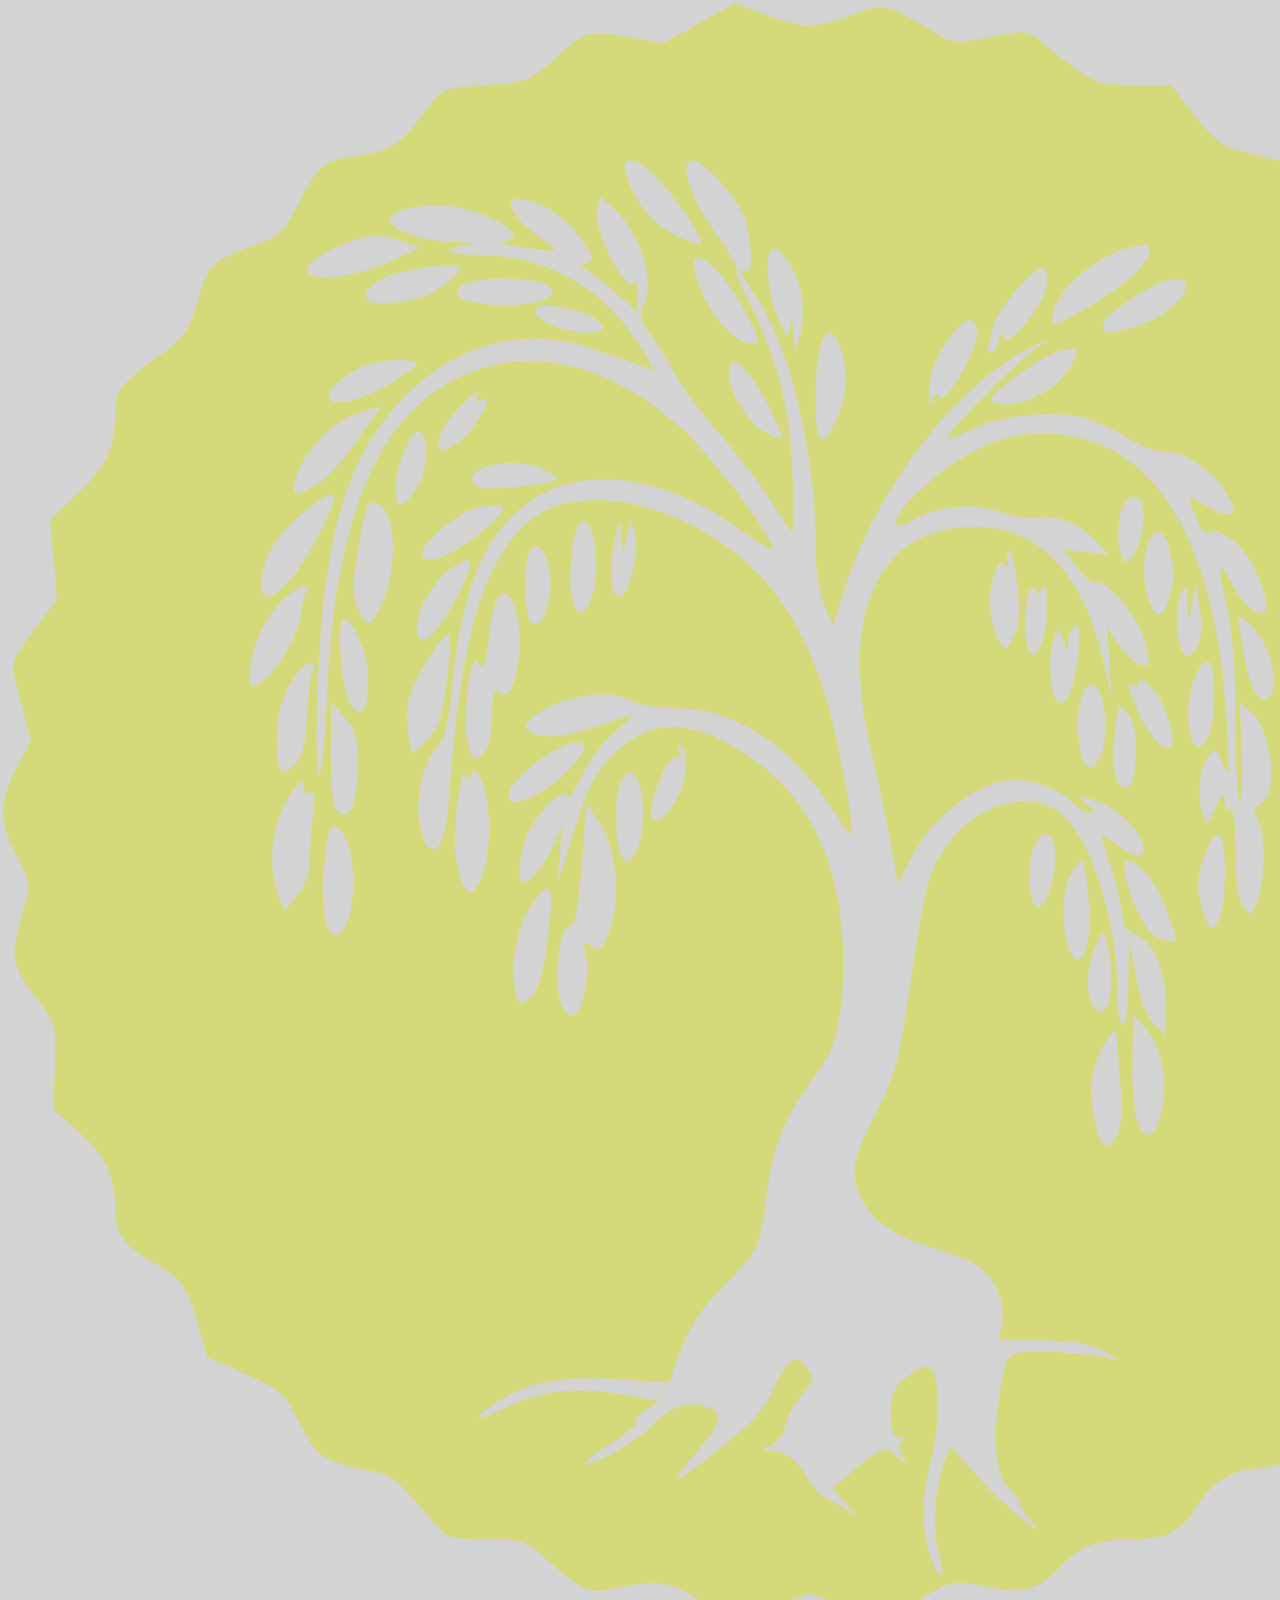
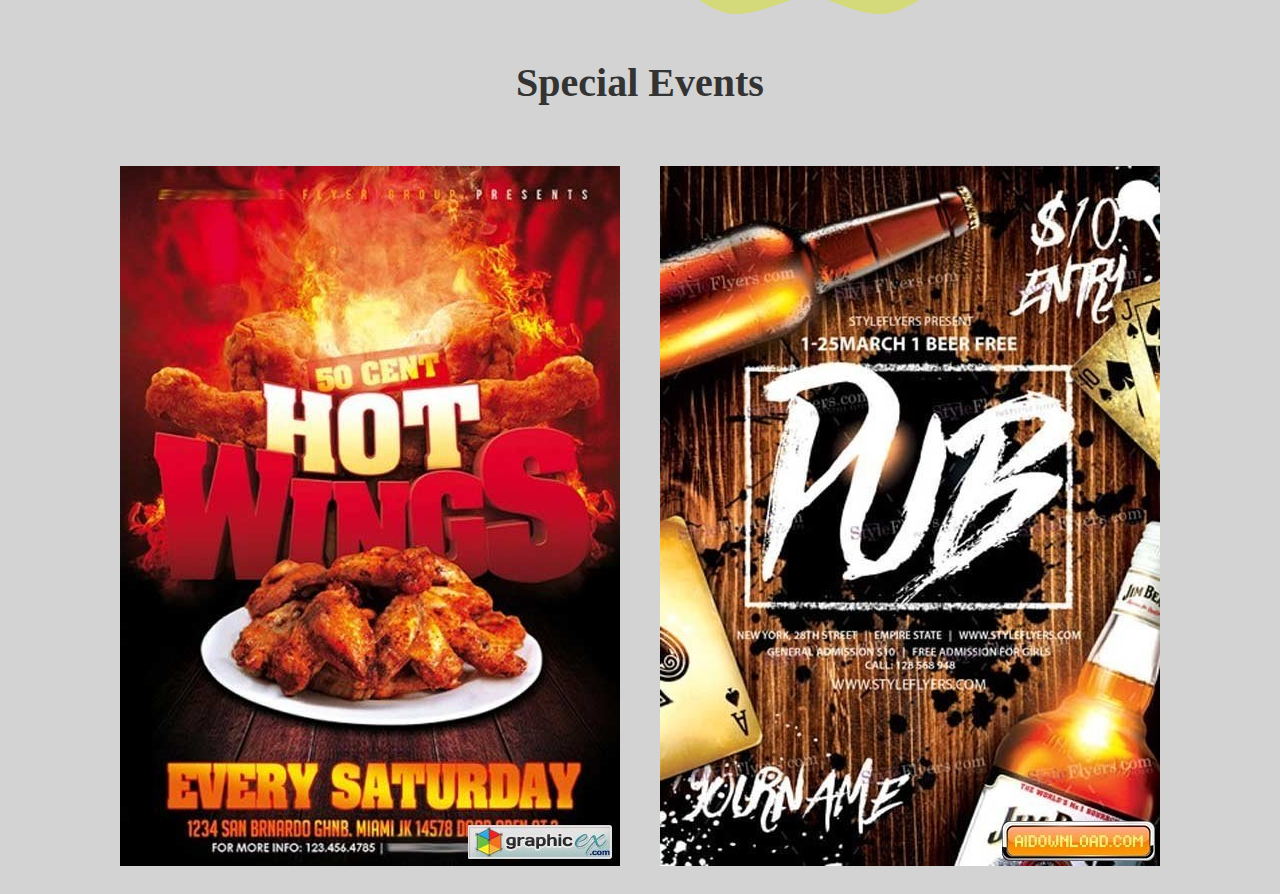
<file: Events/index.html>
<!DOCTYPE html>
<html lang="en">
	<head>
		<meta charset="UTF-8" />
		<meta name="viewport" content="width=device-width, initial-scale=1.0" />
		<meta http-equiv="X-UA-Compatible" content="ie=edge" />
		<link rel="stylesheet" href="./main.css" />
		<link rel="stylesheet" href="../Menu/menu.css" />

		<title>Special Events | Honey Willow Gastropub</title>
	</head>

	<body>
		<header>
			<div>
				<a href="../index.html"
					><img
						class="logo_img"
						src="../img/logo1.png"
						alt="Honey Willow LOGO"
						title="Back To Home"
				/></a>
			</div>
		</header>
		<h1 class="event-h1">Special Events</h1>
		<main class="event">
			<div><img src="../img/1459319758_IzCep9V-min.jpg" alt="flyer" /></div>
			<div><img src="../img/1489649762_WMxXRyw-min.jpg" alt="flyer" /></div>
		</main>
	</body>
</html>
</file>
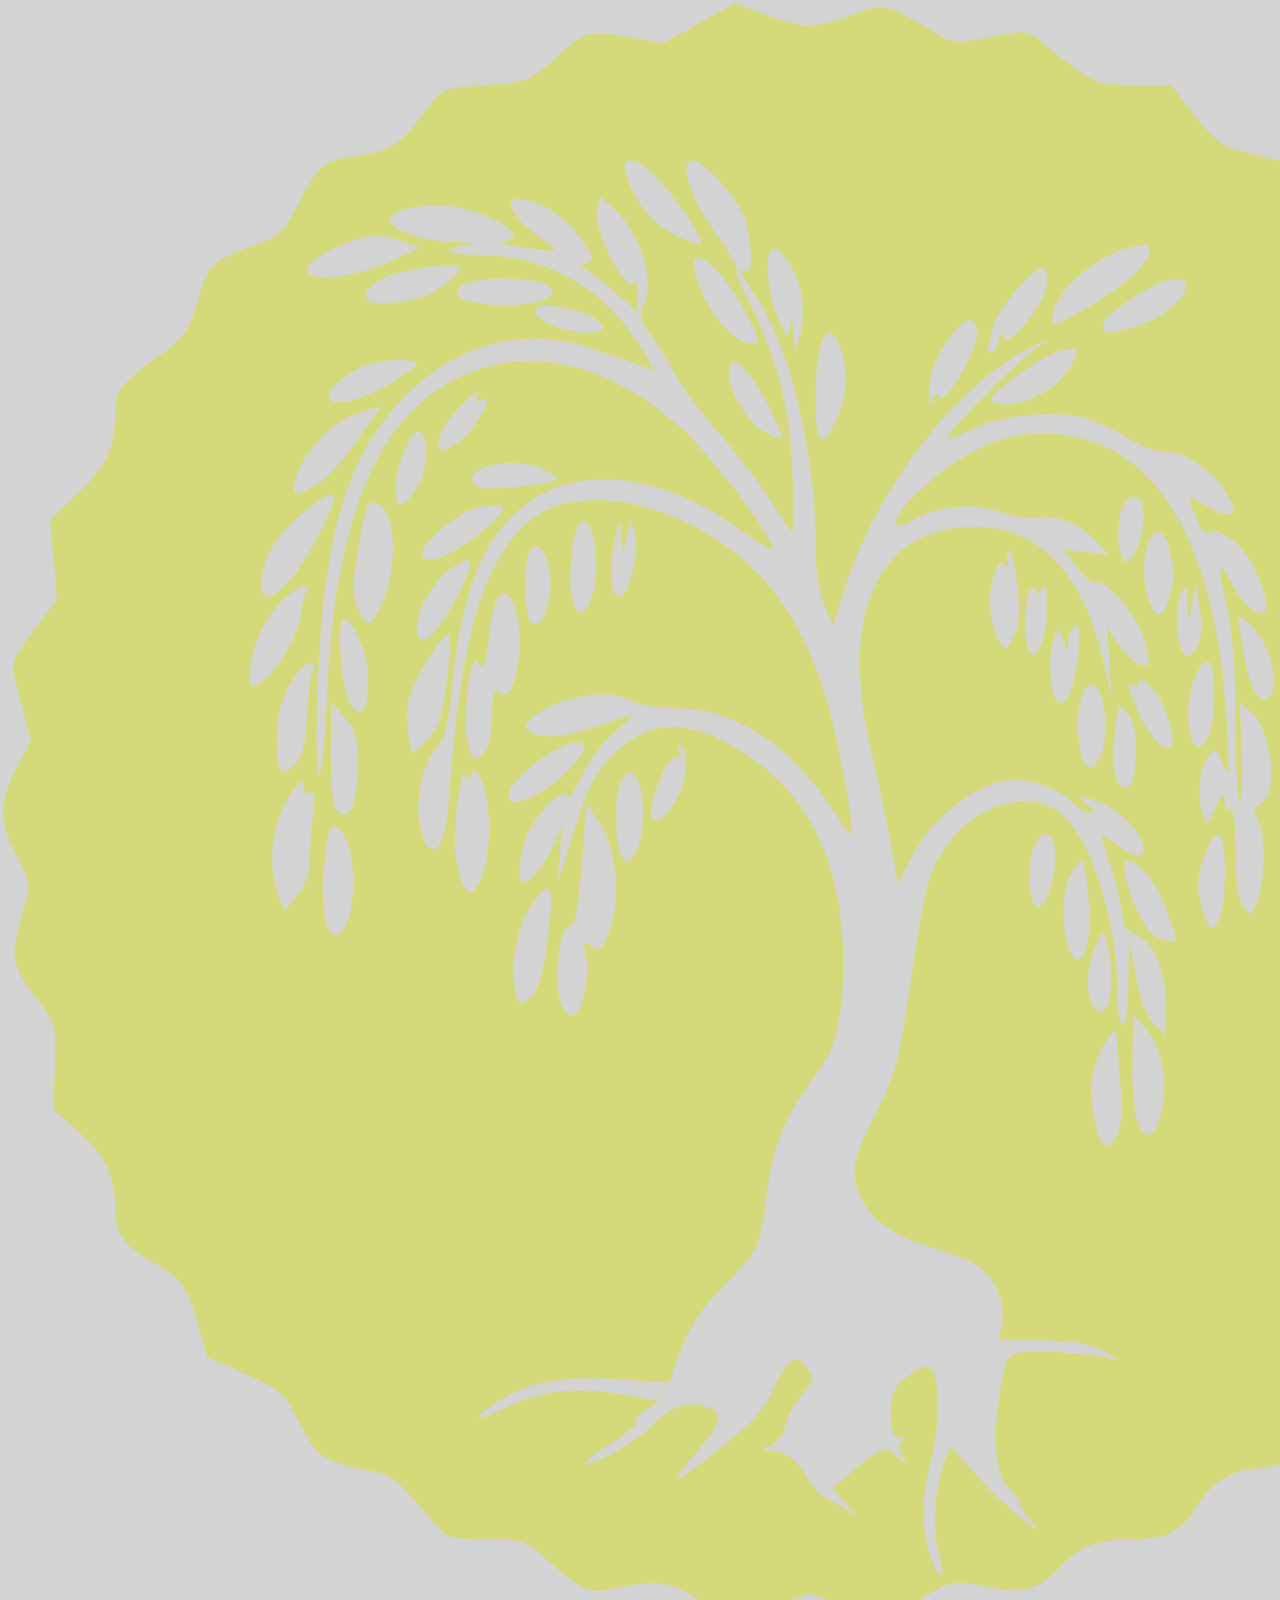
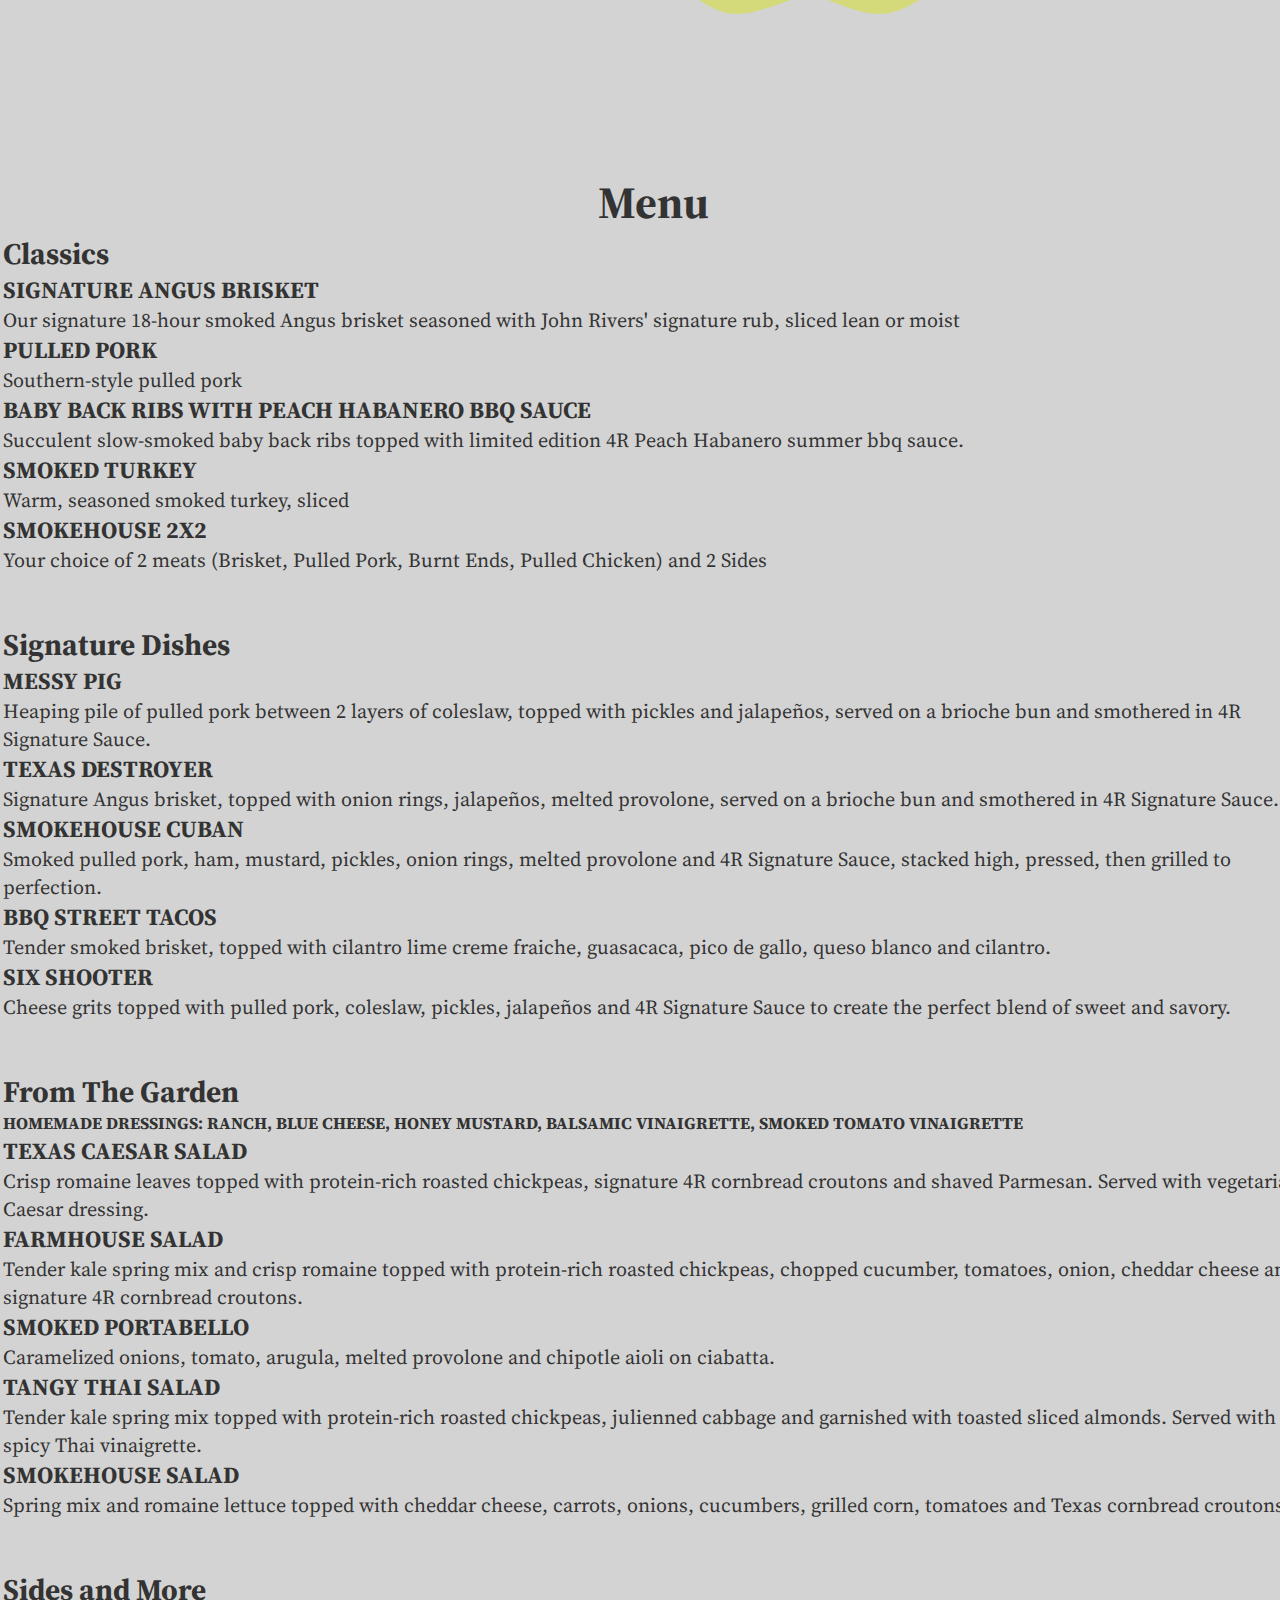
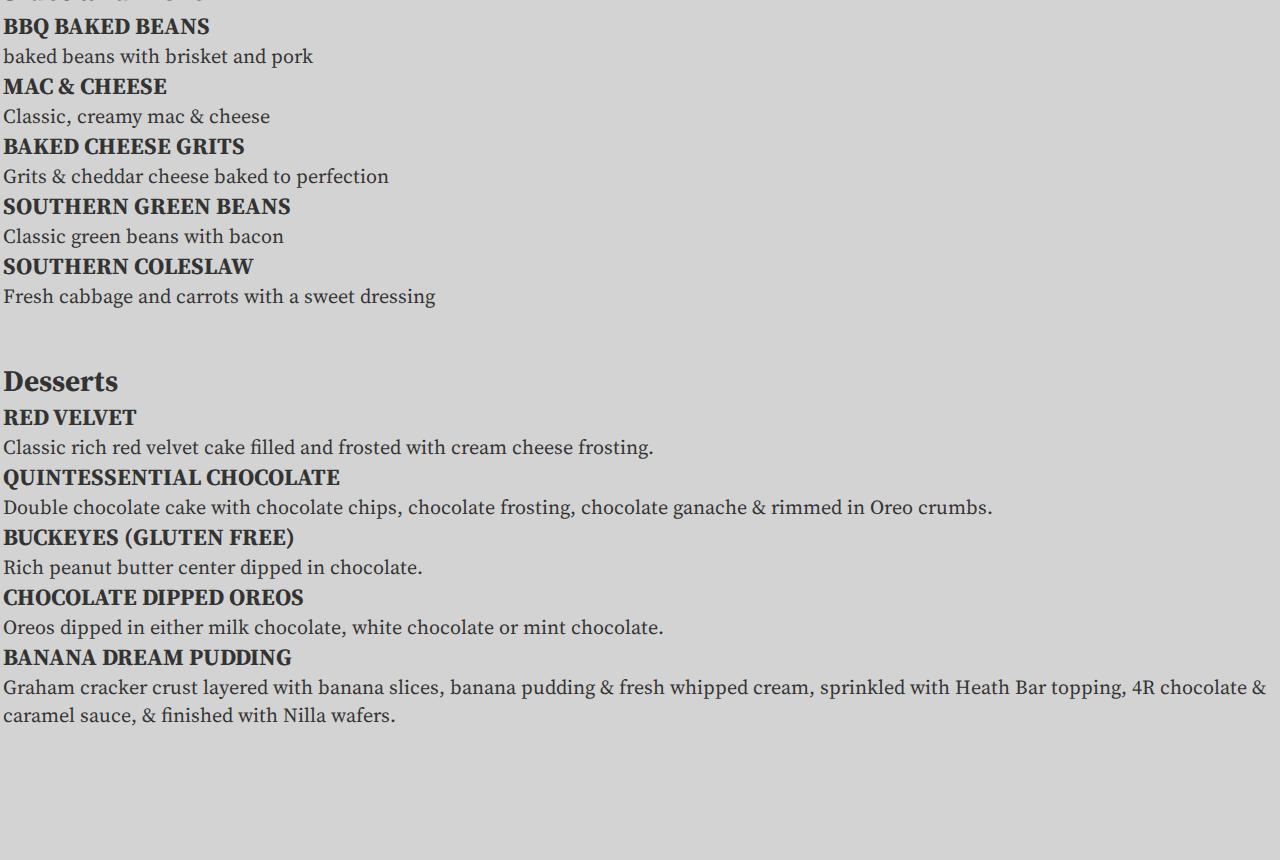
<file: Menu/index.html>
<!DOCTYPE html>
<html lang="en">

<head>
    <meta charset="UTF-8">
    <meta name="viewport" content="width=device-width, initial-scale=1.0">
    <meta http-equiv="X-UA-Compatible" content="ie=edge">
    <title>The Honey Willow Gastropub</title>

    <link rel="stylesheet" href="menu.css">
    <link rel="icon" type="image/png" sizes="32x32" href="../img/favicon.png">
    <link href="https://unpkg.com/aos@2.3.1/dist/aos.css" rel="stylesheet">
    <link href="https://fonts.googleapis.com/css?family=Source+Serif+Pro:400,700" rel="stylesheet">
    <link href="https://fonts.googleapis.com/css?family=Montserrat:400,700" rel="stylesheet">
    <link rel="stylesheet" href="https://use.fontawesome.com/releases/v5.5.0/css/all.css" integrity="sha384-B4dIYHKNBt8Bc12p+WXckhzcICo0wtJAoU8YZTY5qE0Id1GSseTk6S+L3BlXeVIU"
        crossorigin="anonymous">
</head>

<body>

    

<header>
    <div>
        <a href="../index.html"><img class="logo_img" src="../img/logo1.png" alt="Honey Willow LOGO" title="Back To Home"></a>
    </div>
</header>


    <section class="menu">
        <h1 class="menu_h1">Menu</h1>

        <main class="menu_main">
            <section class="menu_section">
                <h2>Classics</h2>

                <div class="menu_item">
                    <h3>SIGNATURE ANGUS BRISKET</h3>
                    <p>Our signature 18-hour smoked Angus brisket seasoned with John Rivers' signature rub, sliced lean or moist</p>
                </div>
                <div class="menu_item">
                    <h3>PULLED PORK</h3>
                    <p>Southern-style pulled pork</p>
                </div>
                <div class="menu_item">
                    <h3>BABY BACK RIBS WITH PEACH HABANERO BBQ SAUCE</h3>
                    <p>Succulent slow-smoked baby back ribs topped with limited edition 4R Peach Habanero summer bbq sauce.</p>
                </div>
                <div class="menu_item">
                    <h3>SMOKED TURKEY</h3>
                    <p>Warm, seasoned smoked turkey, sliced</p>
                </div>
                <div class="menu_item">
                    <h3>SMOKEHOUSE 2X2</h3>
                    <p>Your choice of 2 meats (Brisket, Pulled Pork, Burnt Ends, Pulled Chicken) and 2 Sides</p>
                </div>
            </section>

<section class="menu_section">
    <h2>Signature Dishes</h2>

    <div class="menu_item">
        <h3>MESSY PIG</h3>
        <p>Heaping pile of pulled pork between 2 layers of coleslaw, topped with pickles and jalapeños, served on a brioche bun and
        smothered in 4R Signature Sauce.</p>
    </div>
    <div class="menu_item">
        <h3>TEXAS DESTROYER</h3>
        <p>Signature Angus brisket, topped with onion rings, jalapeños, melted provolone, served on a brioche bun and smothered in
        4R Signature Sauce.</p>
    </div>
    <div class="menu_item">
        <h3>SMOKEHOUSE CUBAN</h3>
        <p>Smoked pulled pork, ham, mustard, pickles, onion rings, melted provolone and 4R Signature Sauce, stacked high, pressed,
        then grilled to perfection.</p>
    </div>
    <div class="menu_item">
        <h3>BBQ STREET TACOS</h3>
        <p>Tender smoked brisket, topped with cilantro lime creme fraiche, guasacaca, pico de gallo, queso blanco and cilantro.</p>
    </div>
    <div class="menu_item">
        <h3>SIX SHOOTER</h3>
        <p>Cheese grits topped with pulled pork, coleslaw, pickles, jalapeños and 4R Signature Sauce to create the perfect blend of
        sweet and savory.</p>
    </div>
</section>

            <section class="menu_section">
                <h2>From The Garden</h2>
                <h5>HOMEMADE DRESSINGS: RANCH, BLUE CHEESE, HONEY MUSTARD, BALSAMIC VINAIGRETTE, SMOKED TOMATO
                    VINAIGRETTE</h5>
                <div class="menu_item">
                    <h3>TEXAS CAESAR SALAD</h3>
                    <p>Crisp romaine leaves topped with protein-rich roasted chickpeas, signature 4R cornbread croutons and shaved Parmesan.
                    Served with vegetarian Caesar dressing.</p>
                </div>
                <div class="menu_item">
                    <h3>FARMHOUSE SALAD</h3>
                    <p>Tender kale spring mix and crisp romaine topped with protein-rich roasted chickpeas, chopped cucumber, tomatoes, onion,
                    cheddar cheese and signature 4R cornbread croutons.</p>
                </div>
                <div class="menu_item">
                    <h3>SMOKED PORTABELLO</h3>
                    <p>Caramelized onions, tomato, arugula, melted provolone and chipotle aioli on ciabatta.</p>
                </div>
                <div class="menu_item">
                    <h3>TANGY THAI SALAD</h3>
                    <p>Tender kale spring mix topped with protein-rich roasted chickpeas, julienned cabbage and garnished with toasted sliced
                    almonds. Served with spicy Thai vinaigrette.</p>
                </div>
                <div class="menu_item">
                    <h3>SMOKEHOUSE SALAD</h3>
                    <p>Spring mix and romaine lettuce topped with cheddar cheese, carrots, onions, cucumbers, grilled
                        corn, tomatoes and Texas cornbread croutons.</p>
                </div>
            </section>

            <section class="menu_section">
                <h2>Sides and More</h2>

                <div class="menu_item">
                    <h3>BBQ BAKED BEANS</h3>
                    <p>baked beans with brisket and pork</p>
                </div>
                <div class="menu_item">
                    <h3>MAC & CHEESE</h3>
                    <p>Classic, creamy mac & cheese</p>
                </div>
                <div class="menu_item">
                    <h3>BAKED CHEESE GRITS</h3>
                    <p>Grits & cheddar cheese baked to perfection</p>
                </div>
                <div class="menu_item">
                    <h3>SOUTHERN GREEN BEANS</h3>
                    <p>Classic green beans with bacon</p>
                </div>
                <div class="menu_item">
                    <h3>SOUTHERN COLESLAW</h3>
                    <p>Fresh cabbage and carrots with a sweet dressing</p>
                </div>
            </section>
            <section class="menu_section">
                <h2>Desserts</h2>

                <div class="menu_item">
                    <h3>RED VELVET</h3>
                    <p>Classic rich red velvet cake filled and frosted with cream cheese frosting.</p>
                </div>
                <div class="menu_item">
                    <h3>QUINTESSENTIAL CHOCOLATE</h3>
                    <p>Double chocolate cake with chocolate chips, chocolate frosting, chocolate ganache & rimmed in Oreo crumbs.</p>
                </div>
                <div class="menu_item">
                    <h3>BUCKEYES (GLUTEN FREE)</h3>
                    <p>Rich peanut butter center dipped in chocolate.</p>
                </div>
                <div class="menu_item">
                    <h3>CHOCOLATE DIPPED OREOS</h3>
                    <p>Oreos dipped in either milk chocolate, white chocolate or mint chocolate.</p>
                </div>
                <div class="menu_item">
                    <h3>BANANA DREAM PUDDING</h3>
                    <p>Graham cracker crust layered with banana slices, banana pudding & fresh whipped cream, sprinkled with Heath Bar topping,
                    4R chocolate & caramel sauce, & finished with Nilla wafers.</p>
                </div>
            </section>
            
        </main>
    </section>






    <footer class="footer">
        <nav class="footer_nav">
            <ul class="footer_list">
                <li class="footer_item"><a href=""><i class=" fab fa-facebook-square fa-lg "></i></a></li>
                <li class="footer_item"><a href=""><i class="fab fa-instagram fa-lg"></i></a></li>
                <li class="footer_item"><a href=""><i class="fab fa-twitter-square fa-lg"></i></a></li>
                <li class="footer_item"><a href="">Contact</a></li>

            </ul>
        </nav>
    </footer>



<script src="https://unpkg.com/aos@2.3.1/dist/aos.js"></script>
<script>
    AOS.init();
</script>

</body>

</html>
</file>
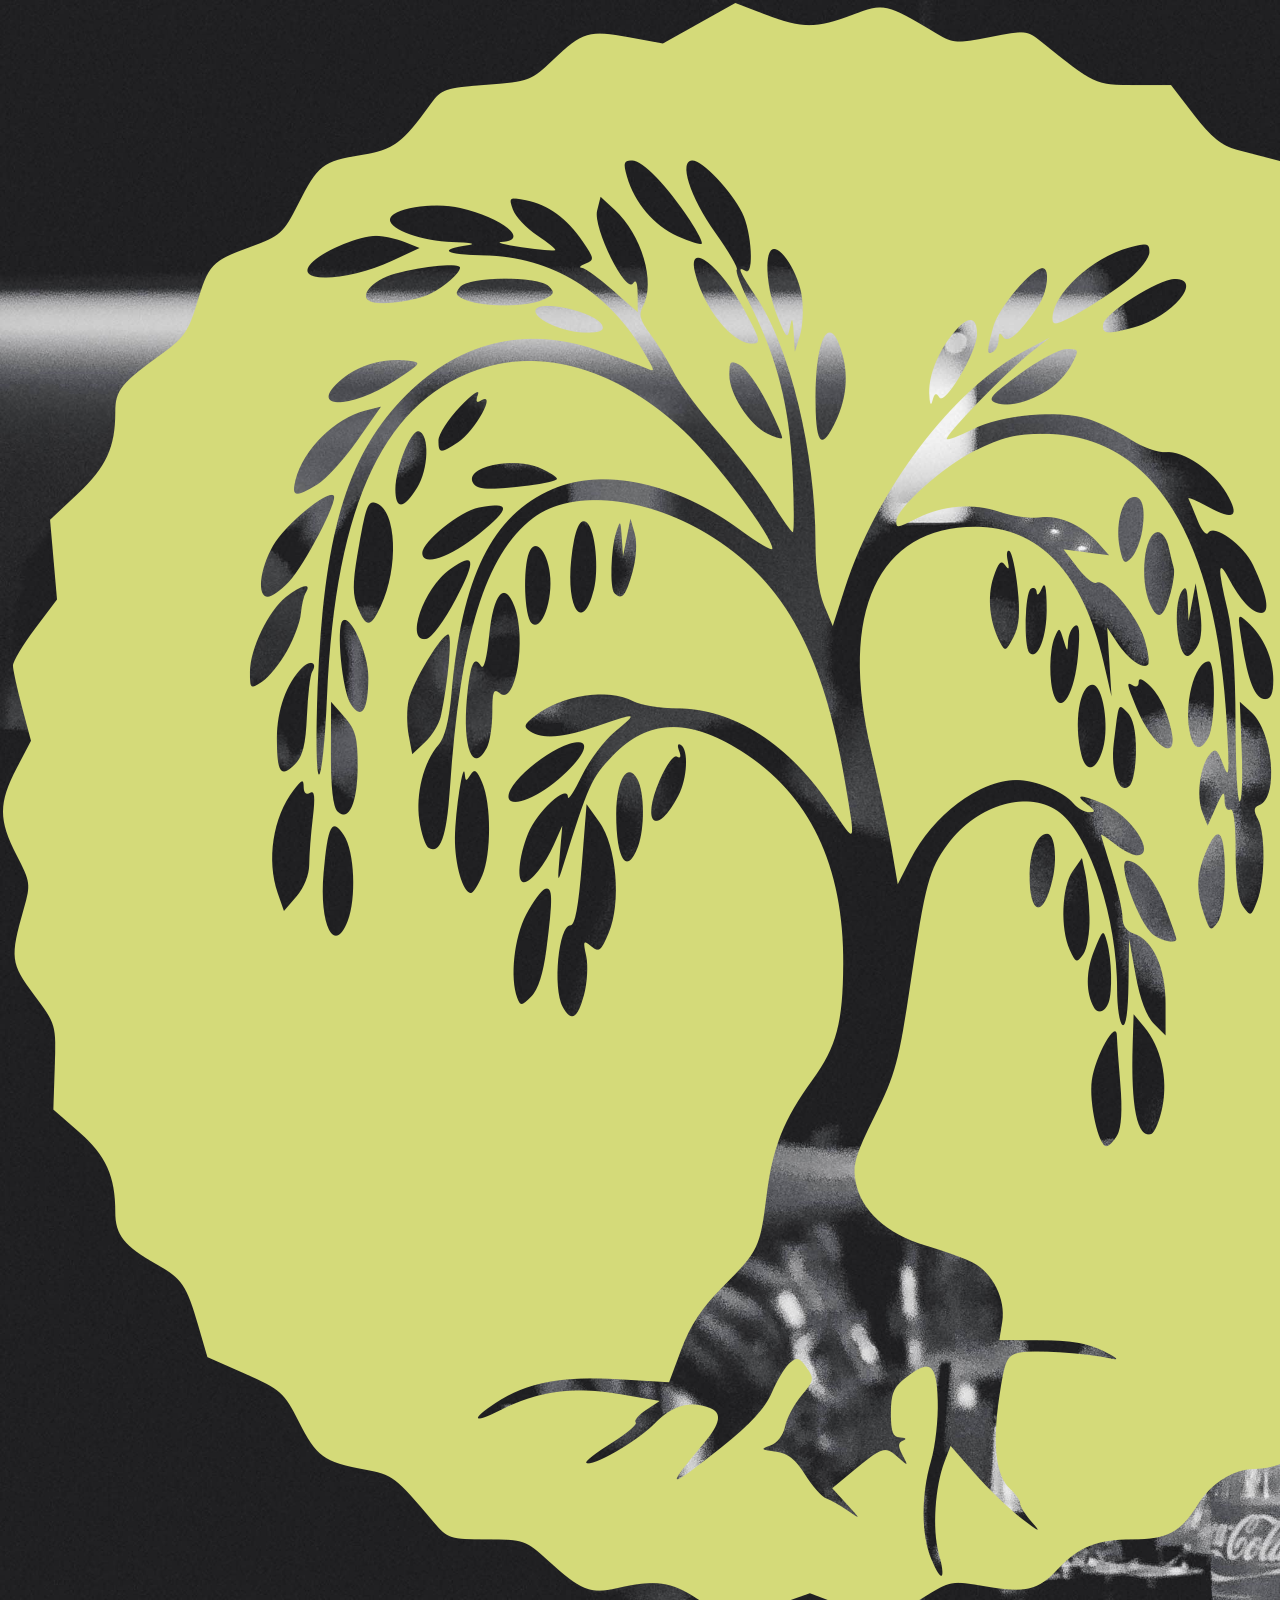
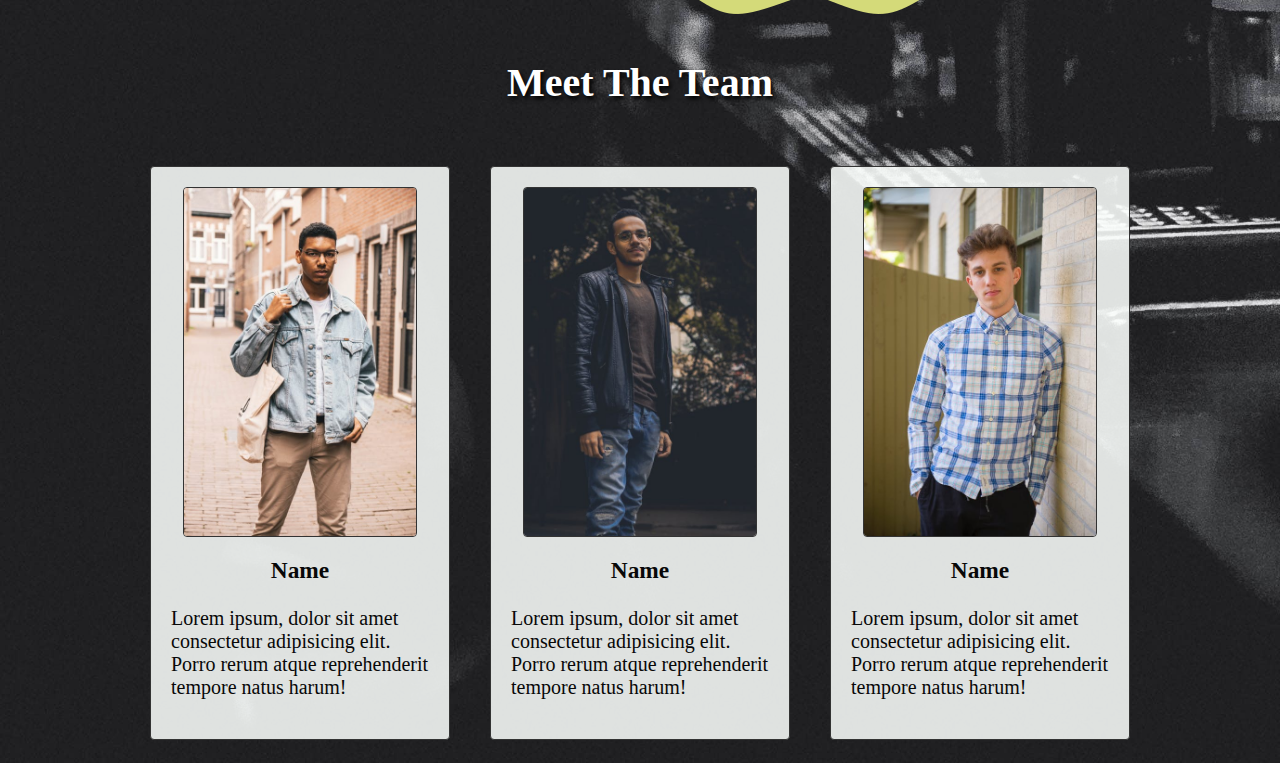
<file: Team/index.html>
<!DOCTYPE html>
<html lang="en">
	<head>
		<meta charset="UTF-8" />
		<meta name="viewport" content="width=device-width, initial-scale=1.0" />
		<meta http-equiv="X-UA-Compatible" content="ie=edge" />
		<link rel="stylesheet" href="./main.css" />
		<link rel="stylesheet" href="../Menu/menu.css" />

		<title>Meet The Team | Honey Willow Gastropub</title>
	</head>

	<body>
		<header>
			<div>
				<a href="../index.html"
					><img
						class="logo_img"
						src="../img/logo1.png"
						alt="Honey Willow LOGO"
						title="Back To Home"
				/></a>
			</div>
		</header>
		<h1 class="team-h1">Meet The Team</h1>
		<main class="main">
			<div class="main-card">
				<img
					class="main-img"
					src="../img/pexels-photo-2344601-min.jpeg"
					alt="member"
				/>
				<h3>Name</h3>
				<p>
					Lorem ipsum, dolor sit amet consectetur adipisicing elit. Porro rerum
					atque reprehenderit tempore natus harum!
				</p>
			</div>
			<div class="main-card">
				<img
					class="main-img"
					src="../img/pexels-photo-719734-min.jpeg"
					alt="member"
				/>
				<h3>Name</h3>
				<p>
					Lorem ipsum, dolor sit amet consectetur adipisicing elit. Porro rerum
					atque reprehenderit tempore natus harum!
				</p>
			</div>
			<div class="main-card">
				<img
					class="main-img"
					src="../img/pexels-photo-769749-min.jpeg"
					alt="member"
				/>
				<h3>Name</h3>
				<p>
					Lorem ipsum, dolor sit amet consectetur adipisicing elit. Porro rerum
					atque reprehenderit tempore natus harum!
				</p>
			</div>
		</main>
	</body>
</html>
</file>
<file: Events/main.css>
.event-h1 {
	text-align: center;
	padding: 1em;
}

.event {
	display: flex;
	justify-content: center;
}

.event div {
	padding: 1em;
}
</file>
<file: Menu/menu.css>
:root {
    --main-white: #fff;
    --main-dark: #333;


    --brown: #2a1e03;
    --video-overlay: #3b464186;
    --green: #262e2a;
    --gold: #d8da79;
    --lightblue: #a6c6c5;
    --beige: #d3d3d3;

    --mont: 'Montserrat', sans-serif;
    --serif: 'Source Serif Pro', serif;
}
/*--------------CORE----------------------*/
body {
    padding: 3px;
    background-color: var(--beige);
}

li {
    list-style: none;
    display: inline-block;
}

* {
    padding: 0px;
    margin: 0px;
    box-sizing: border-box;
}

html {
    color: var(--main-dark);
    font-size: 20px;
    font-family: var(--serif);
    font-weight: 400;
}

a {
    text-decoration: none;
    color: var(--beige);
}



#reverse_overflow{
    overflow: visible;
    height: 100px;
    position: fixed;
    background: var(--beige);
    width: 100%;
}


.nav_item{
    color: var(--main-dark);
}

.nav_item:hover {
    cursor: pointer;
    padding-bottom: 20px;
    border-bottom: 1px solid var(--green);
}

.menu{
    width: 1300px;
    margin: 50px auto;
}

.menu_h1{
    font-size: 45px;
   padding-top: 100px;
   text-align: center;
}

.menu_section{
    padding-bottom: 50px;
}
</file>
<file: Team/main.css>
body {
	background: url(../img/adult-alcohol-bar-274192-min.jpg);
	background-size: cover;
	height: 100%;
}
.main {
	display: flex;
	justify-content: center;
	align-items: center;
}

.main-card {
	margin: 1em;
	display: flex;
	flex-direction: column;
	align-items: center;
	justify-content: center;
	border: 1px solid #333;
	border-radius: 4px;
	padding: 1em;
	width: 300px;
	background-color: #fbfffdde;
	color: rgb(8, 8, 8);
}
.main-card img {
	margin-bottom: 1em;
	border: 1px solid #333;
}
.main-card h3 {
	padding-bottom: 1em;
}
.main-card p {
	padding-bottom: 1em;
}

.main-img {
	height: 350px;
	border-radius: 4px;
}

.team-h1 {
	text-align: center;
	padding: 1em;
	color: #fff;
	text-shadow: 2px 3px 4px #000;
}
</file>
